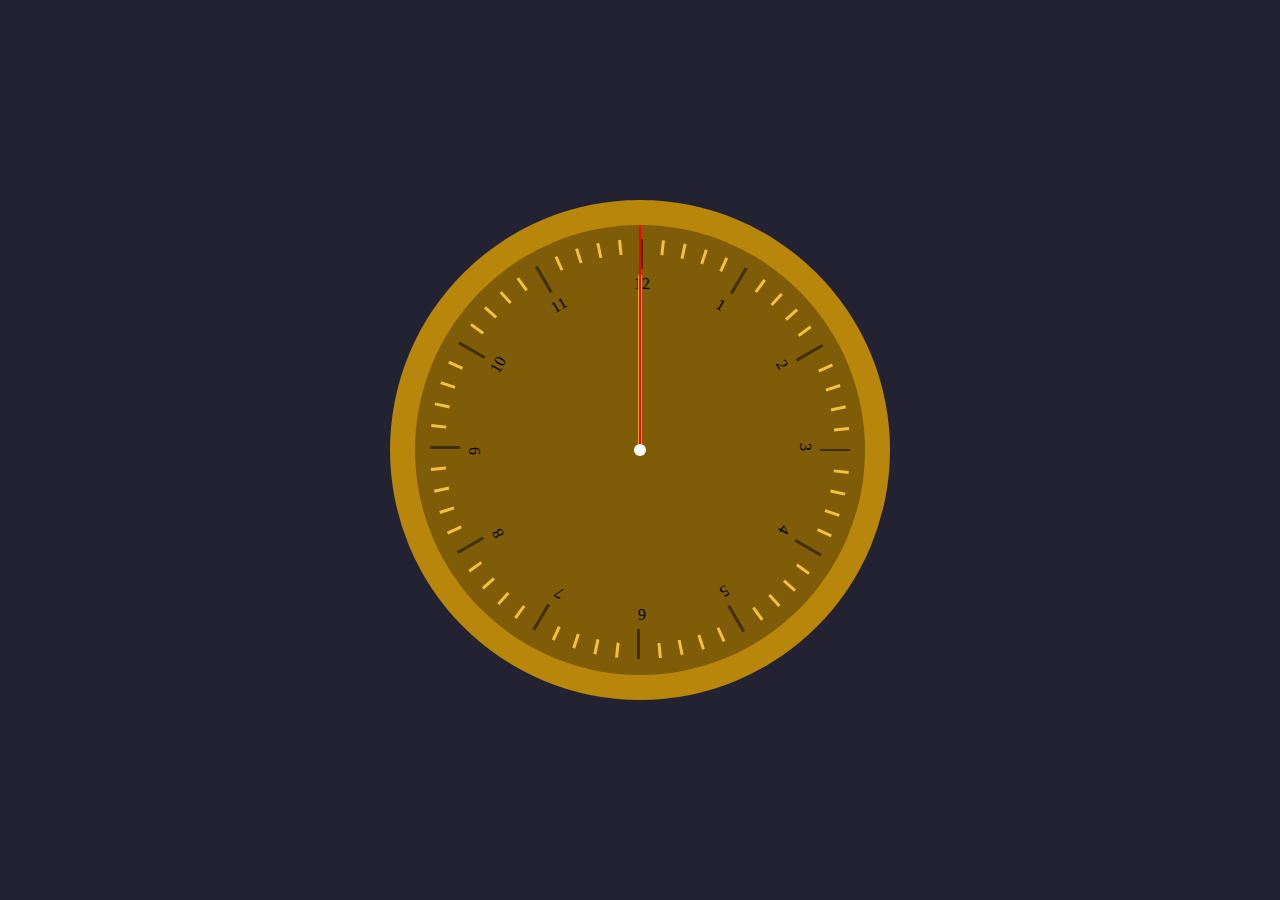
<file: sass-watch/index.html>
<!DOCTYPE html>
<html lang="en">
  <head>
    <meta charset="UTF-8" />
    <meta name="viewport" content="width=device-width, initial-scale=1.0" />
    <title>SASS WATCH</title>
    <link rel="stylesheet" href="style.css" />
  </head>
  <body>
    <div class="watch">
      <div class="arrow"></div>
      <div class="arrow"></div>
      <div class="arrow"></div>
      <div class="screen">
        <div class="dash"></div>
        <div class="dash"></div>
        <div class="dash"></div>
        <div class="dash"></div>
        <div class="dash"></div>
        <div class="dash"></div>
        <div class="dash"></div>
        <div class="dash"></div>
        <div class="dash"></div>
        <div class="dash"></div>
        <div class="dash"></div>
        <div class="dash"></div>
        <div class="dash"></div>
        <div class="dash"></div>
        <div class="dash"></div>
        <div class="dash"></div>
        <div class="dash"></div>
        <div class="dash"></div>
        <div class="dash"></div>
        <div class="dash"></div>
        <div class="dash"></div>
        <div class="dash"></div>
        <div class="dash"></div>
        <div class="dash"></div>
        <div class="dash"></div>
        <div class="dash"></div>
        <div class="dash"></div>
        <div class="dash"></div>
        <div class="dash"></div>
        <div class="dash"></div>
        <div class="dash"></div>
        <div class="dash"></div>
        <div class="dash"></div>
        <div class="dash"></div>
        <div class="dash"></div>
        <div class="dash"></div>
        <div class="dash"></div>
        <div class="dash"></div>
        <div class="dash"></div>
        <div class="dash"></div>
        <div class="dash"></div>
        <div class="dash"></div>
        <div class="dash"></div>
        <div class="dash"></div>
        <div class="dash"></div>
        <div class="dash"></div>
        <div class="dash"></div>
        <div class="dash"></div>
        <div class="dash"></div>
        <div class="dash"></div>
        <div class="dash"></div>
        <div class="dash"></div>
        <div class="dash"></div>
        <div class="dash"></div>
        <div class="dash"></div>
        <div class="dash"></div>
        <div class="dash"></div>
        <div class="dash"></div>
        <div class="dash"></div>
        <div class="dash"></div>
      </div>
    </div>
  </body>
</html>
</file>
<file: sass-watch/style.css>
body {
  background-color: #223;
}

.watch {
  width: 500px;
  height: 500px;
  background-color: darkgoldenrod;
  position: absolute;
  top: 0;
  bottom: 0;
  left: 0;
  right: 0;
  margin: auto;
  border-radius: 100%;
}
.watch .screen {
  width: 450px;
  height: 450px;
  background-color: #7e5c08;
  position: absolute;
  top: 0;
  bottom: 0;
  left: 0;
  right: 0;
  margin: auto;
  border-radius: 100%;
}
.watch .screen::before {
  display: block;
  content: "";
  width: 12px;
  height: 12px;
  background-color: #fff;
  border-radius: 100%;
  position: absolute;
  top: 50%;
  left: 50%;
  transform: translate(-50%, -50%);
  z-index: 4;
}
.watch .screen .dash {
  width: 15px;
  height: 2.5px;
  background-color: #f4c040;
  position: absolute;
  top: 0;
  bottom: 0;
  left: 0;
  right: 0;
  margin: auto;
  margin-right: 15px;
  transform-origin: -195px 0;
}
.watch .screen .dash:nth-child(1) {
  transform: rotate(0deg);
  background-color: #402e04;
  transform-origin: -180px 0;
  width: 30px;
}
.watch .screen .dash:nth-child(1)::after {
  content: "";
  display: block;
  transform: translateX(-30px) rotate(90deg);
}
.watch .screen .dash:nth-child(1)::after {
  content: "3";
}
.watch .screen .dash:nth-child(2) {
  transform: rotate(6deg);
}
.watch .screen .dash:nth-child(3) {
  transform: rotate(12deg);
}
.watch .screen .dash:nth-child(4) {
  transform: rotate(18deg);
}
.watch .screen .dash:nth-child(5) {
  transform: rotate(24deg);
}
.watch .screen .dash:nth-child(6) {
  transform: rotate(30deg);
  background-color: #402e04;
  transform-origin: -180px 0;
  width: 30px;
}
.watch .screen .dash:nth-child(6)::after {
  content: "";
  display: block;
  transform: translateX(-30px) rotate(90deg);
}
.watch .screen .dash:nth-child(6)::after {
  content: "4";
}
.watch .screen .dash:nth-child(7) {
  transform: rotate(36deg);
}
.watch .screen .dash:nth-child(8) {
  transform: rotate(42deg);
}
.watch .screen .dash:nth-child(9) {
  transform: rotate(48deg);
}
.watch .screen .dash:nth-child(10) {
  transform: rotate(54deg);
}
.watch .screen .dash:nth-child(11) {
  transform: rotate(60deg);
  background-color: #402e04;
  transform-origin: -180px 0;
  width: 30px;
}
.watch .screen .dash:nth-child(11)::after {
  content: "";
  display: block;
  transform: translateX(-30px) rotate(90deg);
}
.watch .screen .dash:nth-child(11)::after {
  content: "5";
}
.watch .screen .dash:nth-child(12) {
  transform: rotate(66deg);
}
.watch .screen .dash:nth-child(13) {
  transform: rotate(72deg);
}
.watch .screen .dash:nth-child(14) {
  transform: rotate(78deg);
}
.watch .screen .dash:nth-child(15) {
  transform: rotate(84deg);
}
.watch .screen .dash:nth-child(16) {
  transform: rotate(90deg);
  background-color: #402e04;
  transform-origin: -180px 0;
  width: 30px;
}
.watch .screen .dash:nth-child(16)::after {
  content: "";
  display: block;
  transform: translateX(-30px) rotate(90deg);
}
.watch .screen .dash:nth-child(16)::after {
  content: "6";
}
.watch .screen .dash:nth-child(17) {
  transform: rotate(96deg);
}
.watch .screen .dash:nth-child(18) {
  transform: rotate(102deg);
}
.watch .screen .dash:nth-child(19) {
  transform: rotate(108deg);
}
.watch .screen .dash:nth-child(20) {
  transform: rotate(114deg);
}
.watch .screen .dash:nth-child(21) {
  transform: rotate(120deg);
  background-color: #402e04;
  transform-origin: -180px 0;
  width: 30px;
}
.watch .screen .dash:nth-child(21)::after {
  content: "";
  display: block;
  transform: translateX(-30px) rotate(90deg);
}
.watch .screen .dash:nth-child(21)::after {
  content: "7";
}
.watch .screen .dash:nth-child(22) {
  transform: rotate(126deg);
}
.watch .screen .dash:nth-child(23) {
  transform: rotate(132deg);
}
.watch .screen .dash:nth-child(24) {
  transform: rotate(138deg);
}
.watch .screen .dash:nth-child(25) {
  transform: rotate(144deg);
}
.watch .screen .dash:nth-child(26) {
  transform: rotate(150deg);
  background-color: #402e04;
  transform-origin: -180px 0;
  width: 30px;
}
.watch .screen .dash:nth-child(26)::after {
  content: "";
  display: block;
  transform: translateX(-30px) rotate(90deg);
}
.watch .screen .dash:nth-child(26)::after {
  content: "8";
}
.watch .screen .dash:nth-child(27) {
  transform: rotate(156deg);
}
.watch .screen .dash:nth-child(28) {
  transform: rotate(162deg);
}
.watch .screen .dash:nth-child(29) {
  transform: rotate(168deg);
}
.watch .screen .dash:nth-child(30) {
  transform: rotate(174deg);
}
.watch .screen .dash:nth-child(31) {
  transform: rotate(180deg);
  background-color: #402e04;
  transform-origin: -180px 0;
  width: 30px;
}
.watch .screen .dash:nth-child(31)::after {
  content: "";
  display: block;
  transform: translateX(-30px) rotate(90deg);
}
.watch .screen .dash:nth-child(31)::after {
  content: "9";
}
.watch .screen .dash:nth-child(32) {
  transform: rotate(186deg);
}
.watch .screen .dash:nth-child(33) {
  transform: rotate(192deg);
}
.watch .screen .dash:nth-child(34) {
  transform: rotate(198deg);
}
.watch .screen .dash:nth-child(35) {
  transform: rotate(204deg);
}
.watch .screen .dash:nth-child(36) {
  transform: rotate(210deg);
  background-color: #402e04;
  transform-origin: -180px 0;
  width: 30px;
}
.watch .screen .dash:nth-child(36)::after {
  content: "";
  display: block;
  transform: translateX(-30px) rotate(90deg);
}
.watch .screen .dash:nth-child(36)::after {
  content: "10";
}
.watch .screen .dash:nth-child(37) {
  transform: rotate(216deg);
}
.watch .screen .dash:nth-child(38) {
  transform: rotate(222deg);
}
.watch .screen .dash:nth-child(39) {
  transform: rotate(228deg);
}
.watch .screen .dash:nth-child(40) {
  transform: rotate(234deg);
}
.watch .screen .dash:nth-child(41) {
  transform: rotate(240deg);
  background-color: #402e04;
  transform-origin: -180px 0;
  width: 30px;
}
.watch .screen .dash:nth-child(41)::after {
  content: "";
  display: block;
  transform: translateX(-30px) rotate(90deg);
}
.watch .screen .dash:nth-child(41)::after {
  content: "11";
}
.watch .screen .dash:nth-child(42) {
  transform: rotate(246deg);
}
.watch .screen .dash:nth-child(43) {
  transform: rotate(252deg);
}
.watch .screen .dash:nth-child(44) {
  transform: rotate(258deg);
}
.watch .screen .dash:nth-child(45) {
  transform: rotate(264deg);
}
.watch .screen .dash:nth-child(46) {
  transform: rotate(270deg);
  background-color: #402e04;
  transform-origin: -180px 0;
  width: 30px;
}
.watch .screen .dash:nth-child(46)::after {
  content: "";
  display: block;
  transform: translateX(-30px) rotate(90deg);
}
.watch .screen .dash:nth-child(46)::after {
  content: "12";
}
.watch .screen .dash:nth-child(47) {
  transform: rotate(276deg);
}
.watch .screen .dash:nth-child(48) {
  transform: rotate(282deg);
}
.watch .screen .dash:nth-child(49) {
  transform: rotate(288deg);
}
.watch .screen .dash:nth-child(50) {
  transform: rotate(294deg);
}
.watch .screen .dash:nth-child(51) {
  transform: rotate(300deg);
  background-color: #402e04;
  transform-origin: -180px 0;
  width: 30px;
}
.watch .screen .dash:nth-child(51)::after {
  content: "";
  display: block;
  transform: translateX(-30px) rotate(90deg);
}
.watch .screen .dash:nth-child(51)::after {
  content: "1";
}
.watch .screen .dash:nth-child(52) {
  transform: rotate(306deg);
}
.watch .screen .dash:nth-child(53) {
  transform: rotate(312deg);
}
.watch .screen .dash:nth-child(54) {
  transform: rotate(318deg);
}
.watch .screen .dash:nth-child(55) {
  transform: rotate(324deg);
}
.watch .screen .dash:nth-child(56) {
  transform: rotate(330deg);
  background-color: #402e04;
  transform-origin: -180px 0;
  width: 30px;
}
.watch .screen .dash:nth-child(56)::after {
  content: "";
  display: block;
  transform: translateX(-30px) rotate(90deg);
}
.watch .screen .dash:nth-child(56)::after {
  content: "2";
}
.watch .screen .dash:nth-child(57) {
  transform: rotate(336deg);
}
.watch .screen .dash:nth-child(58) {
  transform: rotate(342deg);
}
.watch .screen .dash:nth-child(59) {
  transform: rotate(348deg);
}
.watch .screen .dash:nth-child(60) {
  transform: rotate(354deg);
}

.arrow {
  background-color: aqua;
  position: absolute;
  left: 0;
  right: 0;
  margin: auto;
  z-index: 1;
  transform-origin: bottom;
}

.arrow:first-of-type {
  width: 1.5px;
  height: 225px;
  background-color: red;
  top: 25px;
  z-index: 3;
  animation: watch 60s steps(60) infinite;
}

.arrow:nth-of-type(2) {
  width: 3.3px;
  height: 175px;
  background-color: #e8a90e;
  top: 75px;
  z-index: 2;
  animation: watch 3600s steps(60) infinite;
}

.arrow:nth-of-type(3) {
  width: 3.6px;
  height: 125px;
  background-color: #fcecc6;
  top: 125px;
  z-index: 1;
  animation: watchhour 43200s linear infinite;
}

@keyframes watch {
  from {
    transform: rotate(0deg);
  }
  to {
    transform: rotate(360deg);
  }
}
@keyframes watchhour {
  from {
    transform: rotate(20deg);
  }
  to {
    transform: rotate(340deg);
  }
}/*# sourceMappingURL=style.css.map */
</file>
